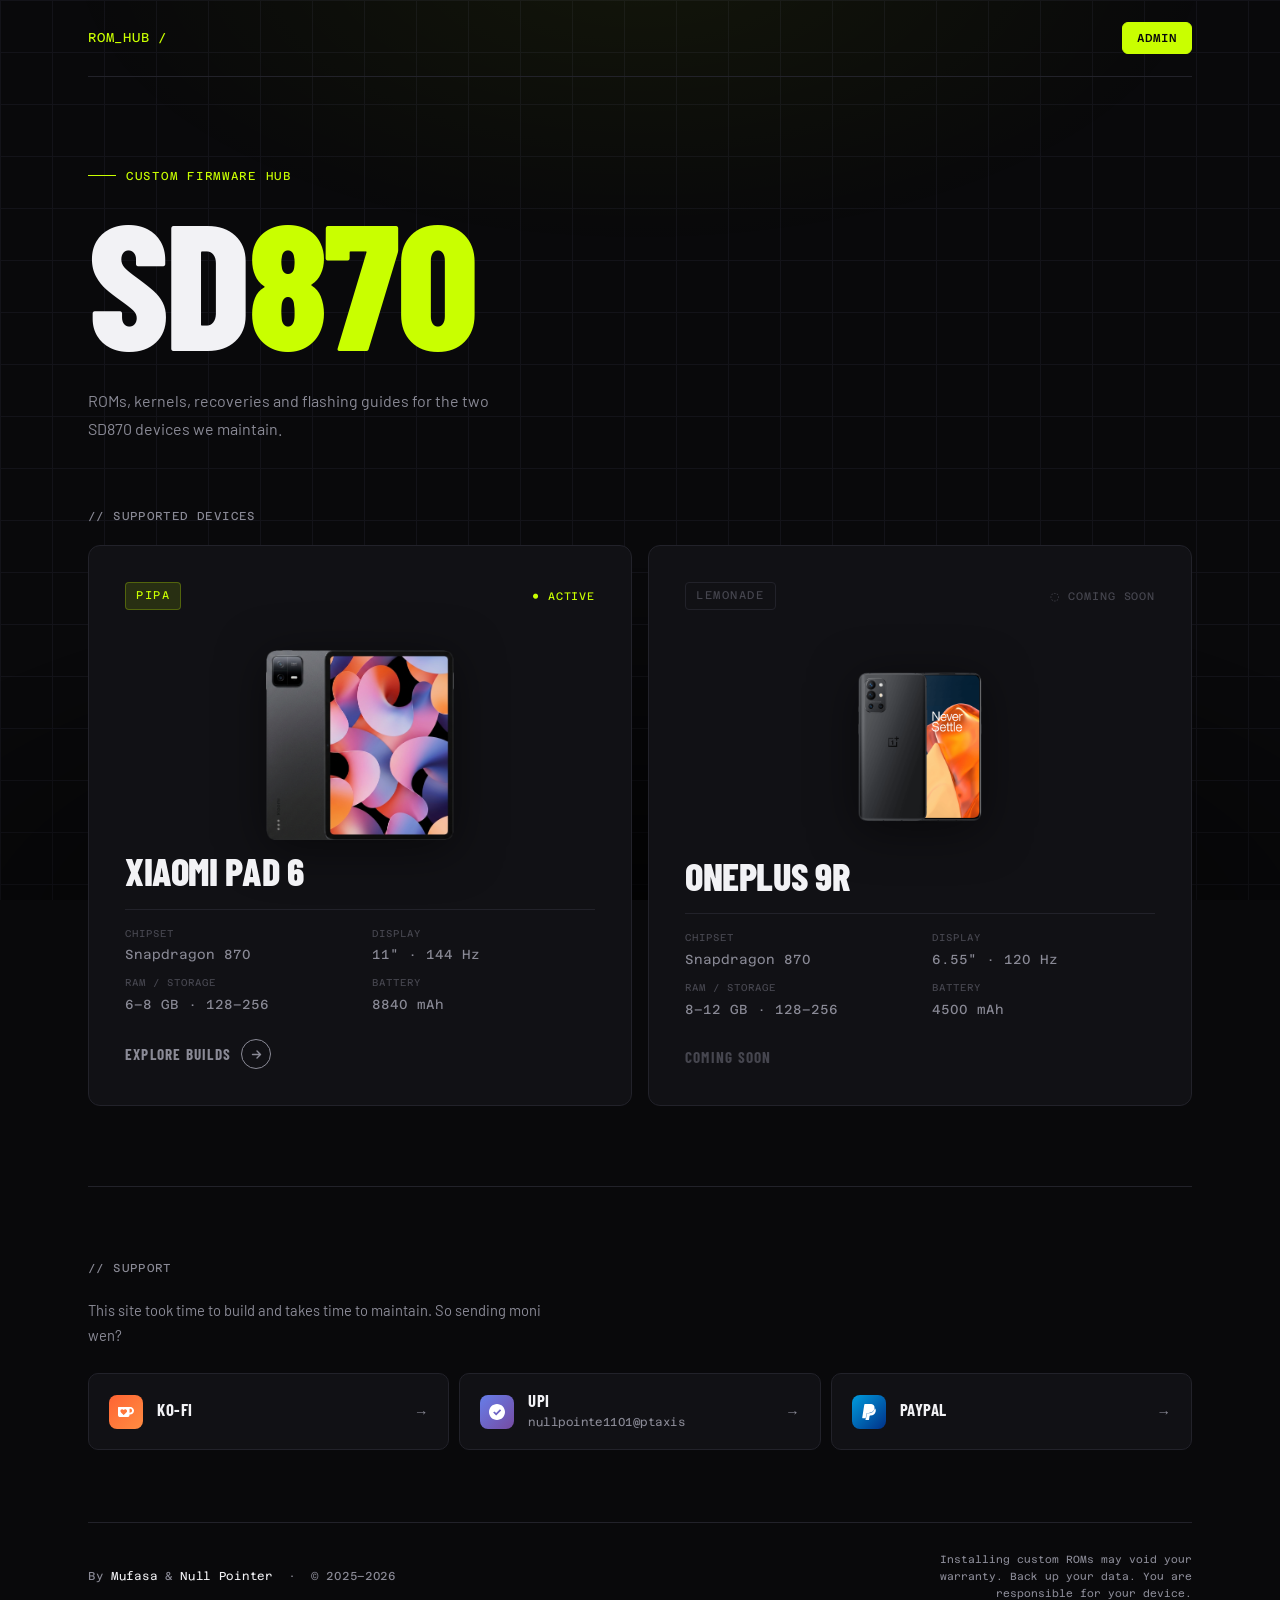
<file: index.html>
<!DOCTYPE html>
<html lang="en">
<head>
    <meta charset="UTF-8">
    <meta name="viewport" content="width=device-width, initial-scale=1.0">
    <meta name="description" content="Custom ROM firmware hub for Xiaomi Pad 6 and OnePlus 9R — ROMs, kernels, recoveries, and guides.">
    <title>Custom ROM Hub · pipa &amp; lemonade</title>
    <link rel="preconnect" href="https://fonts.googleapis.com">
    <link rel="preconnect" href="https://fonts.gstatic.com" crossorigin>
    <link href="https://fonts.googleapis.com/css2?family=Barlow+Condensed:ital,wght@0,400;0,600;0,700;0,800;1,700&family=Barlow:wght@400;500&family=Azeret+Mono:wght@400;500&display=swap" rel="stylesheet">
    <link rel="stylesheet" href="css/base.css">
    <link rel="stylesheet" href="css/home.css">
</head>
<body>

<div class="wrap">

    <header>
        <nav>
            <a href="index.html" class="nav-logo">ROM_HUB /</a>
            <div class="nav-right">
                <a href="https://sd-870.vercel.app/admin/index.html" class="nav-link accent">Admin</a>
            </div>
        </nav>
    </header>

    <section class="hero">
        <p class="hero-kicker">Custom Firmware Hub</p>
        <h1 class="hero-title">SD<em>870</em></h1>
        <p class="hero-sub">
            ROMs, kernels, recoveries and flashing guides
            for the two SD870 devices we maintain.
        </p>
    </section>

    <section class="devices">
        <p class="section-eyebrow anim-1">// Supported Devices</p>
        <div class="devices-grid">

            <a href="pipa/index.html" class="device-card active anim-2">
                <div class="card-head">
                    <span class="card-codename">pipa</span>
                    <span class="card-status s-active">● Active</span>
                </div>
                <div class="card-visual">
                    <img src="assets/images/pipa.png" alt="Xiaomi Pad 6"
                         onload="this.classList.add('loaded')"
                         onerror="this.style.display='none'">
                    <svg class="fallback-svg" width="200" height="256" viewBox="0 0 200 256" fill="none">
                        <rect x="6" y="4" width="188" height="248" rx="15" stroke="white" stroke-width="2"/>
                        <rect x="14" y="13" width="172" height="230" rx="9" stroke="white" stroke-width="1.2"/>
                        <circle cx="100" cy="9" r="2.5" fill="white" opacity="0.5"/>
                        <rect x="194" y="56" width="5" height="26" rx="2.5" fill="white" opacity="0.4"/>
                        <rect x="194" y="90" width="5" height="26" rx="2.5" fill="white" opacity="0.4"/>
                        <rect x="64" y="0" width="30" height="4" rx="2" fill="white" opacity="0.3"/>
                    </svg>
                </div>
                <div class="card-body">
                    <h2 class="card-name">Xiaomi Pad 6</h2>
                    <div class="card-specs">
                        <div class="spec-item">
                            <span class="spec-k">Chipset</span>
                            <span class="spec-v">Snapdragon 870</span>
                        </div>
                        <div class="spec-item">
                            <span class="spec-k">Display</span>
                            <span class="spec-v">11" · 144 Hz</span>
                        </div>
                        <div class="spec-item">
                            <span class="spec-k">RAM / Storage</span>
                            <span class="spec-v">6–8 GB · 128–256</span>
                        </div>
                        <div class="spec-item">
                            <span class="spec-k">Battery</span>
                            <span class="spec-v">8840 mAh</span>
                        </div>
                    </div>
                    <span class="card-cta">
                        Explore Builds
                        <span class="cta-circle">
                            <svg width="11" height="11" viewBox="0 0 11 11" fill="none">
                                <path d="M1.5 5.5H9.5M9.5 5.5L6 2M9.5 5.5L6 9" stroke="currentColor" stroke-width="1.4" stroke-linecap="round" stroke-linejoin="round"/>
                            </svg>
                        </span>
                    </span>
                </div>
            </a>

            <div class="device-card inactive anim-3">
                <div class="card-head">
                    <span class="card-codename">lemonade</span>
                    <span class="card-status s-soon">◌ Coming Soon</span>
                </div>
                <div class="card-visual">
                    <img src="assets/images/lemonade.png" alt="OnePlus 9R"
                         onload="this.classList.add('loaded')"
                         onerror="this.style.display='none'">
                    <svg class="fallback-svg" width="128" height="256" viewBox="0 0 128 256" fill="none">
                        <rect x="5" y="5" width="118" height="246" rx="21" stroke="white" stroke-width="2"/>
                        <rect x="13" y="16" width="102" height="224" rx="13" stroke="white" stroke-width="1.2"/>
                        <circle cx="64" cy="32" r="4.5" stroke="white" stroke-width="1.2"/>
                        <rect x="43" y="238" width="42" height="4" rx="2" fill="white" opacity="0.3"/>
                        <rect x="0" y="66" width="4" height="22" rx="2" fill="white" opacity="0.4"/>
                        <rect x="0" y="96" width="4" height="22" rx="2" fill="white" opacity="0.4"/>
                        <rect x="124" y="76" width="4" height="30" rx="2" fill="white" opacity="0.4"/>
                        <rect x="124" y="56" width="4" height="13" rx="2" fill="white" opacity="0.22"/>
                    </svg>
                </div>
                <div class="card-body">
                    <h2 class="card-name">OnePlus 9R</h2>
                    <div class="card-specs">
                        <div class="spec-item">
                            <span class="spec-k">Chipset</span>
                            <span class="spec-v">Snapdragon 870</span>
                        </div>
                        <div class="spec-item">
                            <span class="spec-k">Display</span>
                            <span class="spec-v">6.55" · 120 Hz</span>
                        </div>
                        <div class="spec-item">
                            <span class="spec-k">RAM / Storage</span>
                            <span class="spec-v">8–12 GB · 128–256</span>
                        </div>
                        <div class="spec-item">
                            <span class="spec-k">Battery</span>
                            <span class="spec-v">4500 mAh</span>
                        </div>
                    </div>
                    <span class="card-cta" style="color:var(--text-3)">Coming Soon</span>
                </div>
            </div>

        </div>
    </section>

    <section class="support" id="support">
        <p class="section-eyebrow">// Support</p>
        <p class="support-desc">
            This site took time to build and takes time to maintain.
            So sending moni wen?
        </p>
        <div class="support-grid">

            <a href="https://ko-fi.com/nullpointer1101" target="_blank" rel="noopener" class="support-link">
                <div class="support-icon icon-kofi">
                    <svg width="16" height="16" viewBox="0 0 24 24" fill="currentColor"><path d="M23.881 8.948c-.773-4.085-4.859-4.593-4.859-4.593H.723c-.604 0-.679.798-.679.798s-.082 7.324-.022 11.822c.164 2.424 2.586 2.672 2.586 2.672s8.267-.023 11.966-.049c2.438-.426 2.683-2.566 2.658-3.734 4.352.24 7.422-2.831 6.649-6.916zm-11.062 3.511c-1.246 1.453-4.011 3.976-4.011 3.976s-.121.119-.31.023c-.076-.057-.108-.09-.108-.09-.443-.441-3.368-3.049-4.034-3.954-.709-.965-1.041-2.7-.091-3.71.951-1.01 3.005-1.086 4.363.407 0 0 1.565-1.782 3.468-.963 1.904.82 1.832 3.011.723 4.311zm6.173.478c-.928.116-1.682.028-1.682.028V7.284h1.77s1.971.551 1.971 2.638c0 1.913-.985 2.67-2.059 3.015z"/></svg>
                </div>
                <div class="support-info">
                    <div class="support-name">Ko-fi</div>
                </div>
                <span class="support-arrow">→</span>
            </a>

            <a href="index.html#" class="support-link" id="upi-btn">
                <div class="support-icon icon-upi">
                    <svg width="16" height="16" viewBox="0 0 24 24" fill="currentColor"><path d="M12 0C5.373 0 0 5.373 0 12s5.373 12 12 12 12-5.373 12-12S18.627 0 12 0zm-1.25 17.292l-4.5-4.364 1.857-1.858 2.643 2.506 5.643-5.784 1.857 1.857-7.5 7.643z"/></svg>
                </div>
                <div class="support-info">
                    <div class="support-name">UPI</div>
                    <div class="support-type">nullpointe1101@ptaxis</div>
                </div>
                <span class="support-arrow">→</span>
            </a>

            <a href="https://www.paypal.com/paypalme/sheoranpranshu" target="_blank" rel="noopener" class="support-link">
                <div class="support-icon icon-paypal">
                    <svg width="16" height="16" viewBox="0 0 24 24" fill="currentColor"><path d="M7.076 21.337H2.47a.641.641 0 0 1-.633-.74L4.944.901C5.026.382 5.474 0 5.998 0h7.46c2.57 0 4.578.543 5.69 1.81 1.01 1.15 1.304 2.42 1.012 4.287-.023.143-.047.288-.077.437-.983 5.05-4.349 6.797-8.647 6.797h-2.19c-.524 0-.968.382-1.05.9l-1.12 7.106zm14.146-14.42a3.35 3.35 0 0 0-.607-.541c-.013.076-.026.175-.041.254-.93 4.778-4.005 7.201-9.138 7.201h-2.19a.563.563 0 0 0-.556.479l-1.187 7.527h-.506l-.24 1.516a.56.56 0 0 0 .554.647h3.882c.46 0 .85-.334.922-.788.06-.26.76-4.852.816-5.09a.932.932 0 0 1 .923-.788h.58c3.76 0 6.705-1.528 7.565-5.946.36-1.847.174-3.388-.777-4.471z"/></svg>
                </div>
                <div class="support-info">
                    <div class="support-name">PayPal</div>
                </div>
                <span class="support-arrow">→</span>
            </a>

        </div>
    </section>

    <footer>
        <span class="foot-text">
            By <a href="https://mufasaxz.vercel.app" target="_blank" rel="noopener">Mufasa</a>
            &amp; <a href="https://glitchwraith.vercel.app" target="_blank" rel="noopener">Null Pointer</a>
            &nbsp;·&nbsp; &copy; 2025–2026
        </span>
        <span class="foot-disclaimer">
            Installing custom ROMs may void your warranty.
            Back up your data. You are responsible for your device.
        </span>
    </footer>

</div>

<script>
    document.getElementById('upi-btn').addEventListener('click', e => {
        e.preventDefault();
        window.location.href = 'upi://pay?pa=nullpointe1101@ptaxis&pn=NullPointer';
    });
</script>

</body>
</html>
</file>
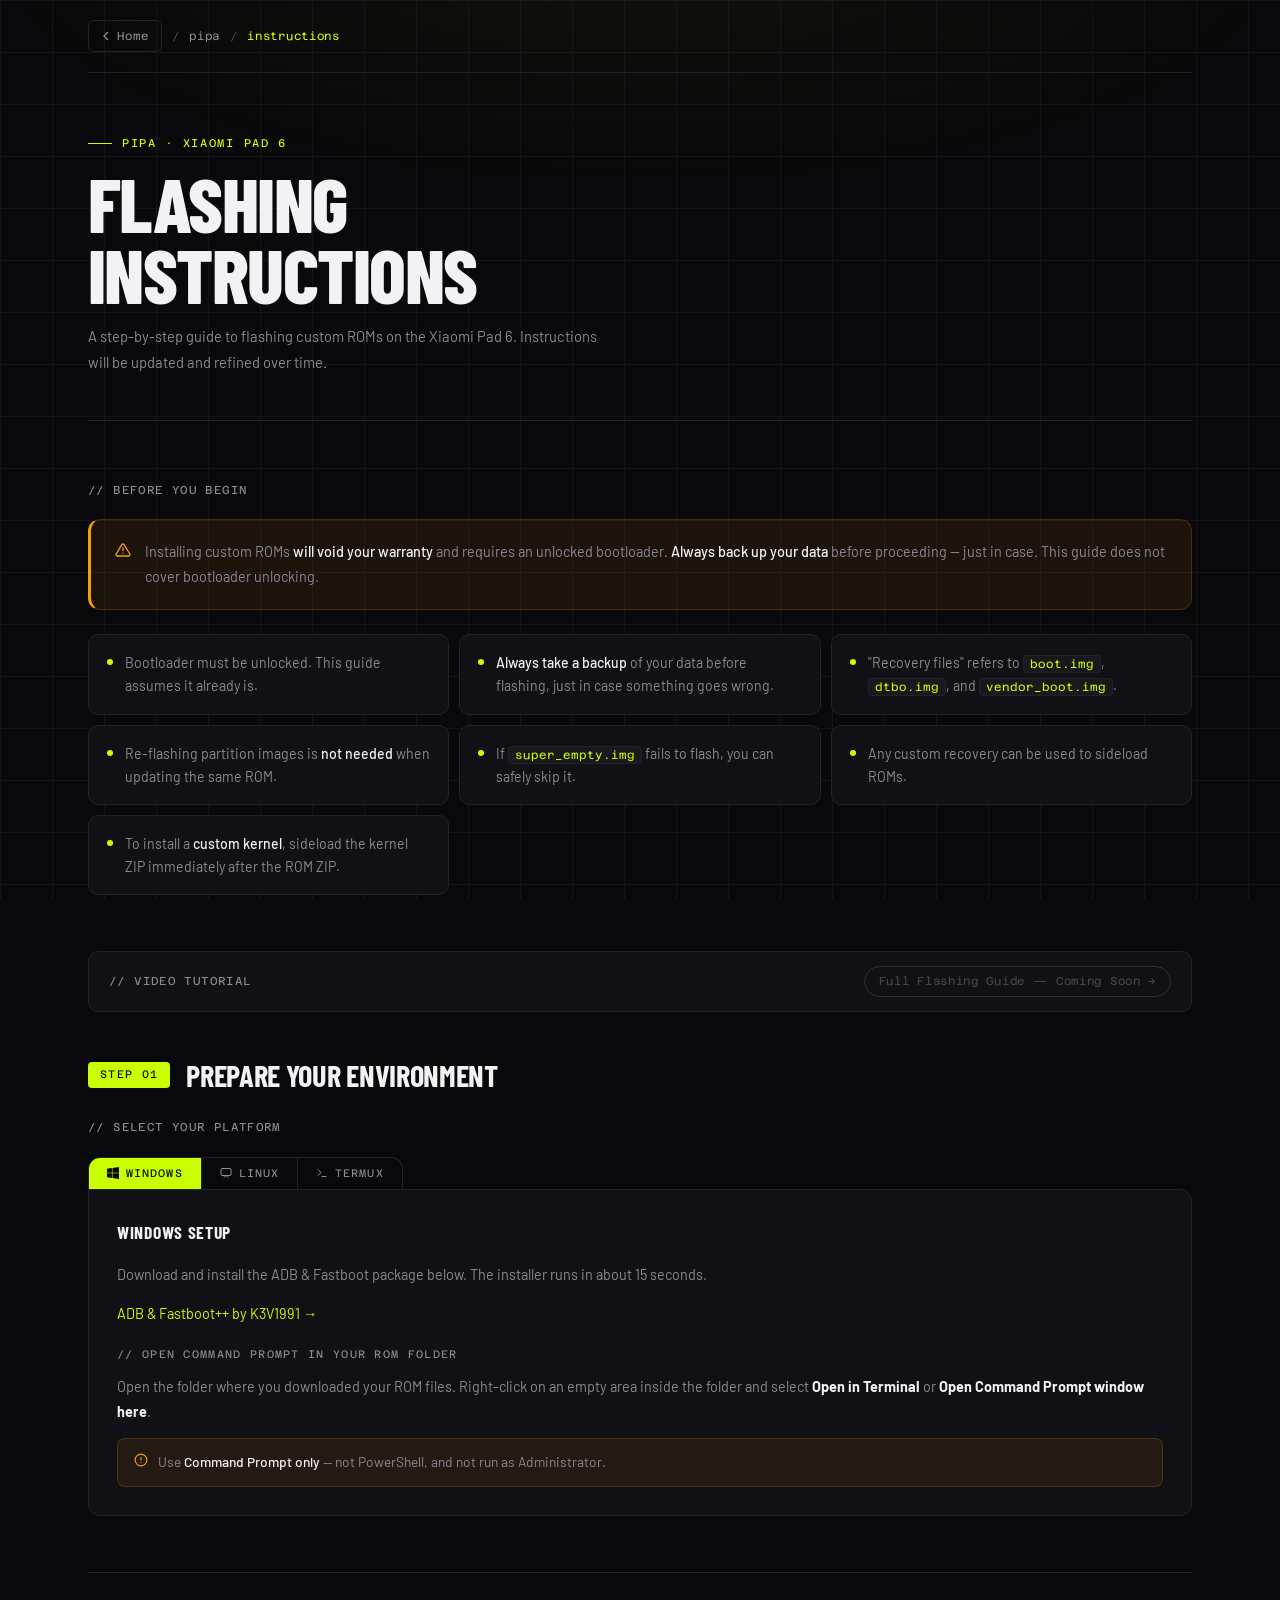
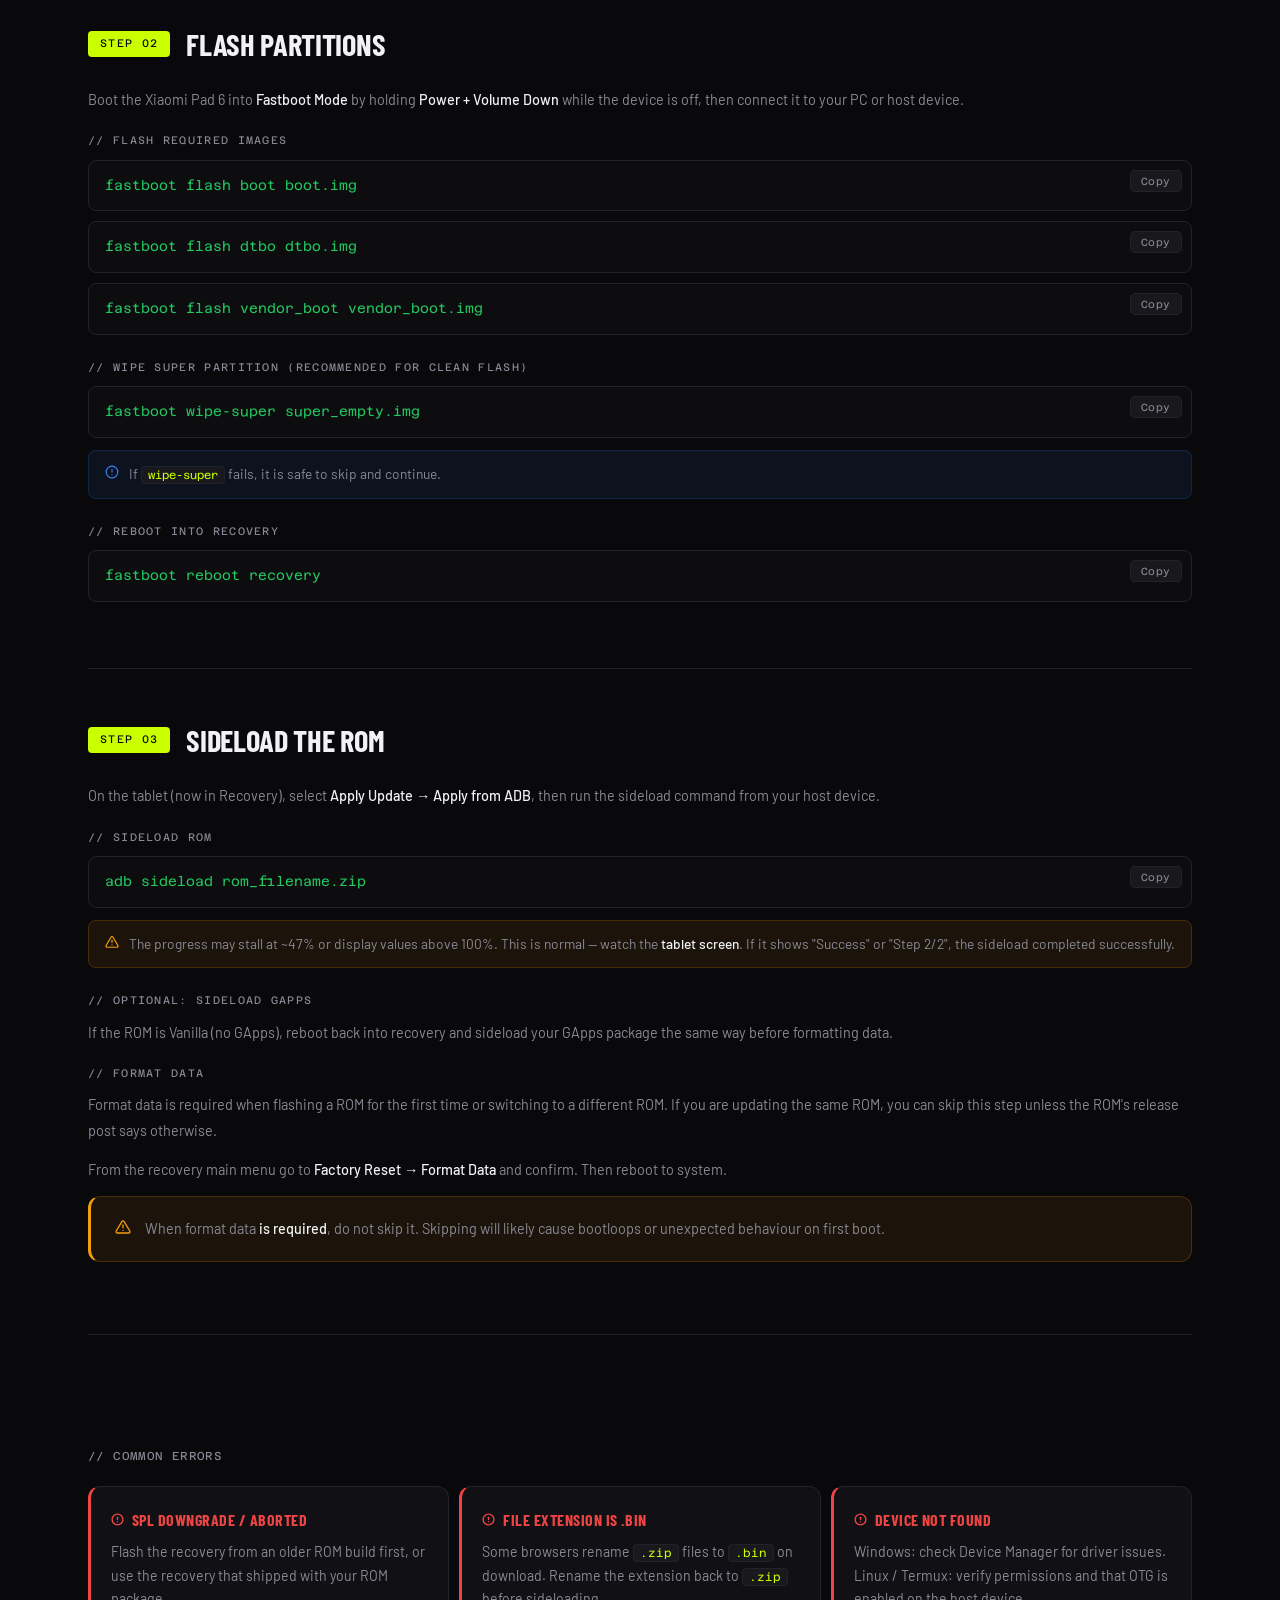
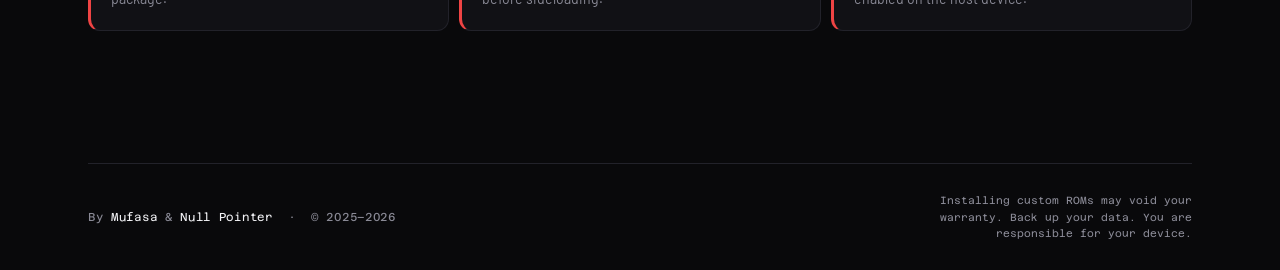
<file: pipa/instructions.html>
<!DOCTYPE html>
<html lang="en">
<head>
    <meta charset="UTF-8">
    <meta name="viewport" content="width=device-width, initial-scale=1.0">
    <meta name="description" content="Step-by-step flashing instructions for Xiaomi Pad 6 (pipa).">
    <title>Instructions · pipa | ROM Hub</title>
    <link rel="preconnect" href="https://fonts.googleapis.com">
    <link rel="preconnect" href="https://fonts.gstatic.com" crossorigin>
    <link href="https://fonts.googleapis.com/css2?family=Barlow+Condensed:wght@600;700;800&family=Barlow:wght@400;500&family=Azeret+Mono:wght@400;500&display=swap" rel="stylesheet">
    <link rel="stylesheet" href="../css/base.css">
    <link rel="stylesheet" href="../css/instructions.css">
</head>
<body>

<div class="wrap">

    <header>
        <nav>
            <div class="nav-left">
                <a href="../index.html" class="nav-back">
                    <svg width="10" height="10" viewBox="0 0 10 10" fill="none">
                        <path d="M6.5 1.5L3 5l3.5 3.5" stroke="currentColor" stroke-width="1.4" stroke-linecap="round" stroke-linejoin="round"/>
                    </svg>
                    Home
                </a>
                <span class="nav-sep">/</span>
                <a href="index.html" class="nav-crumb">pipa</a>
                <span class="nav-sep">/</span>
                <span class="nav-current">instructions</span>
            </div>
        </nav>
    </header>

    <section class="page-header">
        <p class="page-kicker">pipa · Xiaomi Pad 6</p>
        <h1 class="page-title">Flashing<br>Instructions</h1>
        <p class="page-desc">
            A step-by-step guide to flashing custom ROMs on the Xiaomi Pad 6.
            Instructions will be updated and refined over time.
        </p>
    </section>

    <div class="content">

        <section class="before-begin">
            <p class="section-eyebrow">// Before You Begin</p>

            <div class="notice">
                <svg class="notice-icon" width="16" height="16" viewBox="0 0 24 24" fill="none" stroke="currentColor" stroke-width="2" stroke-linecap="round" stroke-linejoin="round">
                    <path d="M10.29 3.86L1.82 18a2 2 0 0 0 1.71 3h16.94a2 2 0 0 0 1.71-3L13.71 3.86a2 2 0 0 0-3.42 0z"/>
                    <line x1="12" y1="9" x2="12" y2="13"/><line x1="12" y1="17" x2="12.01" y2="17"/>
                </svg>
                <p>
                    Installing custom ROMs <strong>will void your warranty</strong> and requires an unlocked bootloader.
                    <strong>Always back up your data</strong> before proceeding — just in case.
                    This guide does not cover bootloader unlocking.
                </p>
            </div>

            <div class="prereq-grid">
                <div class="prereq-item">
                    <div class="prereq-dot"></div>
                    <p>Bootloader must be unlocked. This guide assumes it already is.</p>
                </div>
                <div class="prereq-item">
                    <div class="prereq-dot"></div>
                    <p><strong>Always take a backup</strong> of your data before flashing, just in case something goes wrong.</p>
                </div>
                <div class="prereq-item">
                    <div class="prereq-dot"></div>
                    <p>"Recovery files" refers to <code>boot.img</code>, <code>dtbo.img</code>, and <code>vendor_boot.img</code>.</p>
                </div>
                <div class="prereq-item">
                    <div class="prereq-dot"></div>
                    <p>Re-flashing partition images is <strong>not needed</strong> when updating the same ROM.</p>
                </div>
                <div class="prereq-item">
                    <div class="prereq-dot"></div>
                    <p>If <code>super_empty.img</code> fails to flash, you can safely skip it.</p>
                </div>
                <div class="prereq-item">
                    <div class="prereq-dot"></div>
                    <p>Any custom recovery can be used to sideload ROMs.</p>
                </div>
                <div class="prereq-item">
                    <div class="prereq-dot"></div>
                    <p>To install a <strong>custom kernel</strong>, sideload the kernel ZIP immediately after the ROM ZIP.</p>
                </div>
            </div>
        </section>

        <div class="video-banner">
            <span class="video-banner-label">// Video Tutorial</span>
            <a href="instructions.html#" class="video-banner-link" target="_blank" rel="noopener">Full Flashing Guide — Coming Soon →</a>
        </div>

        <section class="step">
            <div class="step-head">
                <span class="step-num">Step 01</span>
                <h2 class="step-title">Prepare Your Environment</h2>
            </div>

            <p class="section-eyebrow">// Select your platform</p>

            <div class="platform-tabs">
                <button class="ptab-btn active" data-tab="windows">
                    <svg width="12" height="12" viewBox="0 0 24 24" fill="currentColor"><path d="M0 3.449L9.75 2.1v9.451H0m10.949-9.602L24 0v11.4H10.949M0 12.6h9.75v9.451L0 20.699M10.949 12.6H24V24l-12.9-1.801"/></svg>
                    Windows
                </button>
                <button class="ptab-btn" data-tab="linux">
                    <svg width="12" height="12" viewBox="0 0 24 24" fill="none" stroke="currentColor" stroke-width="2" stroke-linecap="round" stroke-linejoin="round">
                        <rect x="2" y="3" width="20" height="14" rx="2"/><polyline points="8 21 12 17 16 21"/>
                    </svg>
                    Linux
                </button>
                <button class="ptab-btn" data-tab="termux">
                    <svg width="12" height="12" viewBox="0 0 24 24" fill="none" stroke="currentColor" stroke-width="2" stroke-linecap="round" stroke-linejoin="round">
                        <polyline points="4 17 10 11 4 5"/><line x1="12" y1="19" x2="20" y2="19"/>
                    </svg>
                    Termux
                </button>
            </div>

            <div class="ptab-panels">
                <div class="ptab-content active" id="tab-windows">
                    <h4>Windows Setup</h4>
                    <p>Download and install the ADB &amp; Fastboot package below. The installer runs in about 15 seconds.</p>
                    <p><a href="https://github.com/K3V1991/ADB-and-FastbootPlusPlus/releases/download/v1.1.1/ADB-and-Fastboot++_v1.1.1.msi" target="_blank" rel="noopener">ADB &amp; Fastboot++ by K3V1991 →</a></p>
                    <span class="step-sub">// Open Command Prompt in your ROM folder</span>
                    <p>Open the folder where you downloaded your ROM files. Right-click on an empty area inside the folder and select <strong style="color:var(--text)">Open in Terminal</strong> or <strong style="color:var(--text)">Open Command Prompt window here</strong>.</p>
                    <div class="warn-note">
                        <svg width="14" height="14" viewBox="0 0 24 24" fill="none" stroke="currentColor" stroke-width="2" stroke-linecap="round" stroke-linejoin="round"><circle cx="12" cy="12" r="10"/><line x1="12" y1="8" x2="12" y2="12"/><line x1="12" y1="16" x2="12.01" y2="16"/></svg>
                        <p>Use <strong>Command Prompt only</strong> — not PowerShell, and not run as Administrator.</p>
                    </div>
                </div>

                <div class="ptab-content" id="tab-linux">
                    <h4>Linux Setup</h4>
                    <p>Install Android tools using your distro's package manager.</p>
                    <div class="code-block">
                        <code>sudo apt install adb fastboot</code>
                        <button class="copy-btn">Copy</button>
                    </div>
                    <div class="code-block">
                        <code>sudo dnf install android-tools</code>
                        <button class="copy-btn">Copy</button>
                    </div>
                    <div class="code-block">
                        <code>sudo pacman -S android-tools</code>
                        <button class="copy-btn">Copy</button>
                    </div>
                    <span class="step-sub">// Open a terminal in your ROM folder</span>
                    <p>Open your file manager and navigate to the folder where your ROM files are. Right-click an empty area inside the folder and select <strong style="color:var(--text)">Open Terminal Here</strong> or <strong style="color:var(--text)">Open in Terminal</strong>.</p>
                    <p>If your file manager doesn't support this, open a terminal manually and navigate there:</p>
                    <div class="code-block">
                        <code>cd /path/to/your/rom/folder</code>
                        <button class="copy-btn">Copy</button>
                    </div>
                </div>

                <div class="ptab-content" id="tab-termux">
                    <h4>Termux (Android → Android)</h4>
                    <p>Install ADB &amp; Fastboot on your host Android device using the repo below.</p>
                    <p><a href="https://github.com/YOUR-REPO-HERE" target="_blank" rel="noopener">ADB &amp; Fastboot setup repo →</a></p>
                    <span class="step-sub">// Navigate to your ROM folder</span>
                    <p>Your ROM files need to be accessible from Termux. If your ROM files are in <code>Downloads/myrom</code>, run:</p>
                    <div class="code-block">
                        <code>cd storage/shared/Download/myrom</code>
                        <button class="copy-btn">Copy</button>
                    </div>
                    <p>Replace <code>Download/myrom</code> with the actual path to your ROM files. Run all fastboot and adb commands from this directory.</p>
                </div>
            </div>
        </section>

        <section class="step">
            <div class="step-head">
                <span class="step-num">Step 02</span>
                <h2 class="step-title">Flash Partitions</h2>
            </div>

            <p class="body-text">
                Boot the Xiaomi Pad 6 into <strong>Fastboot Mode</strong> by holding
                <strong>Power + Volume Down</strong> while the device is off,
                then connect it to your PC or host device.
            </p>

            <span class="step-sub">// Flash required images</span>

            <div class="code-block">
                <code>fastboot flash boot boot.img</code>
                <button class="copy-btn">Copy</button>
            </div>
            <div class="code-block">
                <code>fastboot flash dtbo dtbo.img</code>
                <button class="copy-btn">Copy</button>
            </div>
            <div class="code-block">
                <code>fastboot flash vendor_boot vendor_boot.img</code>
                <button class="copy-btn">Copy</button>
            </div>

            <span class="step-sub" style="margin-top:24px;">// Wipe super partition (recommended for clean flash)</span>

            <div class="code-block">
                <code>fastboot wipe-super super_empty.img</code>
                <button class="copy-btn">Copy</button>
            </div>

            <div class="inline-note">
                <svg width="14" height="14" viewBox="0 0 24 24" fill="none" stroke="currentColor" stroke-width="2" stroke-linecap="round" stroke-linejoin="round"><circle cx="12" cy="12" r="10"/><line x1="12" y1="8" x2="12" y2="12"/><line x1="12" y1="16" x2="12.01" y2="16"/></svg>
                <p>If <code>wipe-super</code> fails, it is safe to skip and continue.</p>
            </div>

            <span class="step-sub" style="margin-top:24px;">// Reboot into recovery</span>

            <div class="code-block">
                <code>fastboot reboot recovery</code>
                <button class="copy-btn">Copy</button>
            </div>
        </section>

        <section class="step">
            <div class="step-head">
                <span class="step-num">Step 03</span>
                <h2 class="step-title">Sideload the ROM</h2>
            </div>

            <p class="body-text">
                On the tablet (now in Recovery), select
                <strong>Apply Update → Apply from ADB</strong>,
                then run the sideload command from your host device.
            </p>

            <span class="step-sub">// Sideload ROM</span>

            <div class="code-block">
                <code>adb sideload rom_filename.zip</code>
                <button class="copy-btn">Copy</button>
            </div>

            <div class="warn-note">
                <svg width="14" height="14" viewBox="0 0 24 24" fill="none" stroke="currentColor" stroke-width="2" stroke-linecap="round" stroke-linejoin="round">
                    <path d="M10.29 3.86L1.82 18a2 2 0 0 0 1.71 3h16.94a2 2 0 0 0 1.71-3L13.71 3.86a2 2 0 0 0-3.42 0z"/>
                    <line x1="12" y1="9" x2="12" y2="13"/><line x1="12" y1="17" x2="12.01" y2="17"/>
                </svg>
                <p>The progress may stall at ~47% or display values above 100%. This is normal — watch the <strong>tablet screen</strong>. If it shows "Success" or "Step 2/2", the sideload completed successfully.</p>
            </div>

            <span class="step-sub" style="margin-top:24px;">// Optional: sideload GApps</span>

            <p class="body-text">
                If the ROM is Vanilla (no GApps), reboot back into recovery and sideload your GApps package the same way before formatting data.
            </p>

            <span class="step-sub">// Format data</span>

            <p class="body-text">
                Format data is required when flashing a ROM for the first time or switching to a different ROM.
                If you are updating the same ROM, you can skip this step unless the ROM's release post says otherwise.
            </p>

            <p class="body-text">
                From the recovery main menu go to <strong>Factory Reset → Format Data</strong> and confirm. Then reboot to system.
            </p>

            <div class="notice">
                <svg class="notice-icon" width="16" height="16" viewBox="0 0 24 24" fill="none" stroke="currentColor" stroke-width="2" stroke-linecap="round" stroke-linejoin="round">
                    <path d="M10.29 3.86L1.82 18a2 2 0 0 0 1.71 3h16.94a2 2 0 0 0 1.71-3L13.71 3.86a2 2 0 0 0-3.42 0z"/>
                    <line x1="12" y1="9" x2="12" y2="13"/><line x1="12" y1="17" x2="12.01" y2="17"/>
                </svg>
                <p>When format data <strong>is required</strong>, do not skip it. Skipping will likely cause bootloops or unexpected behaviour on first boot.</p>
            </div>
        </section>

        <section class="errors">
            <p class="section-eyebrow">// Common Errors</p>
            <div class="error-grid">

                <div class="error-card">
                    <div class="error-title">
                        <svg width="13" height="13" viewBox="0 0 24 24" fill="none" stroke="currentColor" stroke-width="2.5" stroke-linecap="round" stroke-linejoin="round"><circle cx="12" cy="12" r="10"/><line x1="12" y1="8" x2="12" y2="12"/><line x1="12" y1="16" x2="12.01" y2="16"/></svg>
                        SPL Downgrade / Aborted
                    </div>
                    <p>Flash the recovery from an older ROM build first, or use the recovery that shipped with your ROM package.</p>
                </div>

                <div class="error-card">
                    <div class="error-title">
                        <svg width="13" height="13" viewBox="0 0 24 24" fill="none" stroke="currentColor" stroke-width="2.5" stroke-linecap="round" stroke-linejoin="round"><circle cx="12" cy="12" r="10"/><line x1="12" y1="8" x2="12" y2="12"/><line x1="12" y1="16" x2="12.01" y2="16"/></svg>
                        File Extension is .bin
                    </div>
                    <p>Some browsers rename <code>.zip</code> files to <code>.bin</code> on download. Rename the extension back to <code>.zip</code> before sideloading.</p>
                </div>

                <div class="error-card">
                    <div class="error-title">
                        <svg width="13" height="13" viewBox="0 0 24 24" fill="none" stroke="currentColor" stroke-width="2.5" stroke-linecap="round" stroke-linejoin="round"><circle cx="12" cy="12" r="10"/><line x1="12" y1="8" x2="12" y2="12"/><line x1="12" y1="16" x2="12.01" y2="16"/></svg>
                        Device Not Found
                    </div>
                    <p>Windows: check Device Manager for driver issues. Linux / Termux: verify permissions and that OTG is enabled on the host device.</p>
                </div>

            </div>
        </section>

    </div>

    <footer>
        <span class="foot-text">
            By <a href="https://mufasaxz.vercel.app" target="_blank" rel="noopener">Mufasa</a>
            &amp; <a href="https://glitchwraith.vercel.app" target="_blank" rel="noopener">Null Pointer</a>
            &nbsp;·&nbsp; &copy; 2025–2026
        </span>
        <span class="foot-disclaimer">
            Installing custom ROMs may void your warranty.
            Back up your data. You are responsible for your device.
        </span>
    </footer>

</div>

<script>
    document.querySelectorAll('.ptab-btn').forEach(btn => {
        btn.addEventListener('click', () => {
            document.querySelectorAll('.ptab-btn').forEach(b => b.classList.remove('active'));
            document.querySelectorAll('.ptab-content').forEach(p => p.classList.remove('active'));
            btn.classList.add('active');
            document.getElementById('tab-' + btn.dataset.tab).classList.add('active');
        });
    });

    document.querySelectorAll('.copy-btn').forEach(btn => {
        btn.addEventListener('click', () => {
            const code = btn.closest('.code-block').querySelector('code').innerText;
            navigator.clipboard.writeText(code).then(() => {
                btn.textContent = 'Copied';
                btn.classList.add('copied');
                setTimeout(() => { btn.textContent = 'Copy'; btn.classList.remove('copied'); }, 2000);
            });
        });
    });
</script>

</body>
</html>
</file>
<file: css/base.css>
:root {
    --bg:         #09090b;
    --surface:    #111115;
    --surface-2:  #18181d;
    --border:     #22222a;
    --border-2:   #2e2e38;
    --accent:     #c9ff00;
    --accent-dim: rgba(201,255,0,0.07);
    --accent-d2:  rgba(201,255,0,0.13);
    --text:       #f2f2f5;
    --text-2:     #8a8a96;
    --text-3:     #46464f;
    --warn:       #f59e0b;
    --warn-dim:   rgba(245,158,11,0.08);
    --danger:     #ef4444;
    --info:       #3b82f6;
    --info-dim:   rgba(59,130,246,0.08);
    --success:    #22c55e;
    --ease:       cubic-bezier(0.4,0,0.2,1);
    --radius:     12px;
}

*, *::before, *::after { box-sizing: border-box; margin: 0; padding: 0; }
html { scroll-behavior: smooth; }

body {
    background: var(--bg);
    color: var(--text);
    font-family: 'Barlow', sans-serif;
    line-height: 1.6;
    min-height: 100vh;
    overflow-x: hidden;
}

body::before {
    content: '';
    position: fixed; inset: 0;
    background-image:
        linear-gradient(var(--border) 1px, transparent 1px),
        linear-gradient(90deg, var(--border) 1px, transparent 1px);
    background-size: 52px 52px;
    opacity: 0.45;
    pointer-events: none;
    z-index: 0;
}

body::after {
    content: '';
    position: fixed; inset: 0;
    background: radial-gradient(ellipse 80% 40% at 50% -5%, rgba(201,255,0,0.04) 0%, transparent 65%);
    pointer-events: none;
    z-index: 0;
}

.wrap {
    position: relative; z-index: 1;
    max-width: 1160px;
    margin: 0 auto;
    padding: 0 28px;
}

header { border-bottom: 1px solid var(--border); }

nav {
    display: flex;
    align-items: center;
    justify-content: space-between;
    padding: 20px 0;
}

.nav-logo {
    font-family: 'Azeret Mono', monospace;
    font-size: 0.8rem;
    color: var(--accent);
    text-decoration: none;
    letter-spacing: 0.06em;
}

.nav-left {
    display: flex;
    align-items: center;
    gap: 10px;
}

.nav-right {
    display: flex;
    align-items: center;
    gap: 8px;
}

.nav-back {
    font-family: 'Azeret Mono', monospace;
    font-size: 0.72rem;
    color: var(--text-2);
    text-decoration: none;
    letter-spacing: 0.08em;
    display: flex;
    align-items: center;
    gap: 6px;
    padding: 6px 12px;
    border: 1px solid var(--border);
    border-radius: 6px;
    transition: all 0.2s var(--ease);
}

.nav-back:hover { color: var(--text); border-color: var(--border-2); background: var(--surface); }

.nav-sep {
    font-family: 'Azeret Mono', monospace;
    font-size: 0.72rem;
    color: var(--text-3);
}

.nav-current {
    font-family: 'Azeret Mono', monospace;
    font-size: 0.72rem;
    color: var(--accent);
    letter-spacing: 0.06em;
}

.nav-crumb {
    font-family: 'Azeret Mono', monospace;
    font-size: 0.72rem;
    color: var(--text-2);
    text-decoration: none;
    letter-spacing: 0.08em;
    transition: color 0.2s;
}

.nav-crumb:hover { color: var(--text); }

.nav-link {
    font-family: 'Azeret Mono', monospace;
    font-size: 0.72rem;
    color: var(--text-2);
    text-decoration: none;
    letter-spacing: 0.08em;
    text-transform: uppercase;
    padding: 6px 14px;
    border: 1px solid var(--border);
    border-radius: 6px;
    transition: all 0.2s var(--ease);
    white-space: nowrap;
}

.nav-link:hover { color: var(--text); border-color: var(--border-2); background: var(--surface); }

.nav-link.accent {
    color: var(--bg);
    background: var(--accent);
    border-color: var(--accent);
    font-weight: 500;
}

.nav-link.accent:hover { background: #d8ff33; border-color: #d8ff33; }

.section-eyebrow {
    font-family: 'Azeret Mono', monospace;
    font-size: 0.72rem;
    color: var(--text-2);
    letter-spacing: 0.12em;
    text-transform: uppercase;
    margin-bottom: 20px;
    display: block;
}

code {
    font-family: 'Azeret Mono', monospace;
    font-size: 0.82em;
    background: var(--surface-2);
    border: 1px solid var(--border);
    padding: 1px 6px;
    border-radius: 4px;
    color: var(--accent);
}

footer {
    border-top: 1px solid var(--border);
    padding: 28px 0;
    display: flex;
    align-items: center;
    justify-content: space-between;
}

.foot-text {
    font-family: 'Azeret Mono', monospace;
    font-size: 0.72rem;
    color: var(--text-2);
    letter-spacing: 0.06em;
}

.foot-text a { color: var(--text); text-decoration: none; transition: color 0.2s; }
.foot-text a:hover { color: var(--accent); }

.foot-disclaimer {
    font-family: 'Azeret Mono', monospace;
    font-size: 0.65rem;
    color: var(--text-2);
    max-width: 320px;
    text-align: right;
    line-height: 1.6;
}

@media (max-width: 640px) {
    .wrap { padding: 0 18px; }
    footer { flex-direction: column; gap: 10px; text-align: center; }
    .foot-disclaimer { text-align: center; max-width: 100%; }
}
</file>
<file: css/home.css>
body::after {
    background:
        radial-gradient(ellipse 70% 50% at 50% -5%, rgba(201,255,0,0.055) 0%, transparent 65%),
        radial-gradient(ellipse 100% 60% at 50% 105%, rgba(0,0,0,0.85) 0%, transparent 70%);
}

nav { padding: 22px 0; }

.hero { padding: 80px 0 64px; }

.hero-kicker {
    display: inline-flex;
    align-items: center;
    gap: 10px;
    font-family: 'Azeret Mono', monospace;
    font-size: 0.72rem;
    color: var(--accent);
    letter-spacing: 0.15em;
    text-transform: uppercase;
    margin-bottom: 16px;
    animation: fadeUp 0.6s var(--ease) 0.05s both;
}

.hero-kicker::before {
    content: '';
    display: block;
    width: 28px; height: 1px;
    background: var(--accent);
}

.hero-title {
    font-family: 'Barlow Condensed', sans-serif;
    font-weight: 800;
    font-size: clamp(5.5rem, 14vw, 12rem);
    line-height: 0.88;
    letter-spacing: -0.02em;
    text-transform: uppercase;
    margin-bottom: 28px;
    animation: fadeUp 0.6s var(--ease) 0.12s both;
}

.hero-title em { font-style: normal; color: var(--accent); }

.hero-sub {
    font-size: 1rem;
    color: var(--text-2);
    max-width: 420px;
    line-height: 1.75;
    animation: fadeUp 0.6s var(--ease) 0.2s both;
}

.devices { padding-bottom: 80px; }

.devices-grid {
    display: grid;
    grid-template-columns: 1fr 1fr;
    gap: 16px;
}

.device-card {
    position: relative;
    background: var(--surface);
    border: 1px solid var(--border);
    border-radius: var(--radius);
    padding: 36px;
    text-decoration: none;
    color: inherit;
    overflow: hidden;
    display: flex;
    flex-direction: column;
    min-height: 440px;
    transition: border-color 0.3s var(--ease), box-shadow 0.3s var(--ease), transform 0.3s var(--ease);
}

.device-card.active { cursor: pointer; }
.device-card.inactive { cursor: default; opacity: 0.52; }

.device-card.active::before {
    content: '';
    position: absolute; inset: 0;
    background: var(--accent-dim);
    opacity: 0;
    transition: opacity 0.35s var(--ease);
    pointer-events: none;
}

.device-card.active:hover {
    border-color: var(--accent);
    box-shadow: 0 0 0 1px var(--accent), 0 16px 48px rgba(201,255,0,0.08);
    transform: translateY(-3px);
}

.device-card.active:hover::before { opacity: 1; }

.device-card.active::after {
    content: '';
    position: absolute; top: 0; right: 0;
    border-style: solid;
    border-width: 0 40px 40px 0;
    border-color: transparent var(--accent) transparent transparent;
    opacity: 0;
    transition: opacity 0.3s var(--ease);
}

.device-card.active:hover::after { opacity: 1; }

.card-head {
    display: flex;
    align-items: center;
    justify-content: space-between;
    margin-bottom: 28px;
    position: relative; z-index: 1;
}

.card-codename {
    font-family: 'Azeret Mono', monospace;
    font-size: 0.7rem;
    letter-spacing: 0.14em;
    text-transform: uppercase;
    padding: 4px 10px;
    border-radius: 4px;
    border: 1px solid rgba(201,255,0,0.25);
    color: var(--accent);
    background: var(--accent-d2);
}

.inactive .card-codename { color: var(--text-3); background: transparent; border-color: var(--border); }

.card-status {
    font-family: 'Azeret Mono', monospace;
    font-size: 0.68rem;
    letter-spacing: 0.08em;
    text-transform: uppercase;
}

.s-active { color: var(--accent); }
.s-soon   { color: var(--text-3); }

.card-visual {
    flex: 1;
    display: flex;
    align-items: center;
    justify-content: center;
    position: relative; z-index: 1;
    padding: 12px 0;
    min-height: 180px;
}

.card-visual img {
    max-height: 190px;
    width: auto;
    object-fit: contain;
    transition: transform 0.4s var(--ease), filter 0.4s var(--ease);
    filter: drop-shadow(0 8px 24px rgba(0,0,0,0.5));
    display: none;
}

.card-visual img.loaded { display: block; }

.device-card.active:hover .card-visual img {
    transform: scale(1.05) translateY(-4px);
    filter: drop-shadow(0 16px 32px rgba(201,255,0,0.12));
}

.card-visual .fallback-svg {
    opacity: 0.12;
    transition: opacity 0.35s var(--ease), transform 0.35s var(--ease);
}

.card-visual img.loaded ~ .fallback-svg { display: none; }

.device-card.active:hover .fallback-svg { opacity: 0.28; transform: scale(1.04); }

.card-body { position: relative; z-index: 1; }

.card-name {
    font-family: 'Barlow Condensed', sans-serif;
    font-size: clamp(1.9rem, 3vw, 2.6rem);
    font-weight: 800;
    text-transform: uppercase;
    letter-spacing: -0.01em;
    line-height: 1;
    margin-bottom: 18px;
}

.card-specs {
    display: grid;
    grid-template-columns: 1fr 1fr;
    gap: 10px 24px;
    margin-bottom: 24px;
    padding-top: 16px;
    border-top: 1px solid var(--border);
}

.spec-item { display: flex; flex-direction: column; gap: 3px; }

.spec-k {
    font-family: 'Azeret Mono', monospace;
    font-size: 0.62rem;
    color: var(--text-3);
    letter-spacing: 0.1em;
    text-transform: uppercase;
}

.spec-v {
    font-family: 'Azeret Mono', monospace;
    font-size: 0.82rem;
    color: var(--text-2);
}

.card-cta {
    display: inline-flex;
    align-items: center;
    gap: 10px;
    font-family: 'Barlow Condensed', sans-serif;
    font-size: 0.95rem;
    font-weight: 700;
    text-transform: uppercase;
    letter-spacing: 0.08em;
    color: var(--text-2);
    transition: color 0.25s var(--ease), gap 0.25s var(--ease);
}

.device-card.active:hover .card-cta { color: var(--accent); gap: 16px; }

.cta-circle {
    width: 30px; height: 30px;
    border: 1px solid currentColor;
    border-radius: 50%;
    display: flex; align-items: center; justify-content: center;
    transition: background 0.25s var(--ease), border-color 0.25s var(--ease);
}

.device-card.active:hover .cta-circle { background: var(--accent); border-color: var(--accent); color: #000; }

.support { border-top: 1px solid var(--border); padding: 72px 0; }

.support-desc {
    font-size: 0.92rem;
    color: var(--text-2);
    margin-bottom: 24px;
    max-width: 480px;
    line-height: 1.75;
}

.support-grid {
    display: grid;
    grid-template-columns: repeat(3, 1fr);
    gap: 10px;
}

.support-link {
    display: flex;
    align-items: center;
    gap: 14px;
    padding: 18px 20px;
    background: var(--surface);
    border: 1px solid var(--border);
    border-radius: 10px;
    text-decoration: none;
    color: inherit;
    cursor: pointer;
    min-width: 0;
    transition: border-color 0.2s var(--ease), background 0.2s var(--ease), transform 0.2s var(--ease);
}

.support-link:hover { border-color: var(--accent); background: var(--accent-dim); transform: translateX(3px); }

.support-icon {
    width: 34px; height: 34px;
    border-radius: 8px;
    display: flex; align-items: center; justify-content: center;
    flex-shrink: 0;
}

.icon-upi    { background: linear-gradient(135deg,#667eea,#764ba2); color:#fff; }
.icon-kofi   { background: linear-gradient(135deg,#ff6433,#ff8c42); color:#fff; }
.icon-paypal { background: linear-gradient(135deg,#009cde,#003087); color:#fff; }

.support-info { flex: 1; min-width: 0; }

.support-name {
    font-family: 'Barlow Condensed', sans-serif;
    font-size: 1.05rem;
    font-weight: 700;
    text-transform: uppercase;
    letter-spacing: 0.03em;
    line-height: 1;
    margin-bottom: 4px;
}

.support-type {
    font-family: 'Azeret Mono', monospace;
    font-size: 0.72rem;
    color: var(--text-2);
    letter-spacing: 0.04em;
    overflow: hidden;
    text-overflow: ellipsis;
    white-space: nowrap;
}

.support-arrow {
    color: var(--text-2);
    font-size: 0.9rem;
    flex-shrink: 0;
    transition: transform 0.2s var(--ease), color 0.2s var(--ease);
}

.support-link:hover .support-arrow { transform: translateX(4px); color: var(--accent); }

@keyframes fadeUp {
    from { opacity: 0; transform: translateY(22px); }
    to   { opacity: 1; transform: translateY(0); }
}

.anim-1 { animation: fadeUp 0.55s var(--ease) 0.30s both; }
.anim-2 { animation: fadeUp 0.55s var(--ease) 0.42s both; }
.anim-3 { animation: fadeUp 0.55s var(--ease) 0.54s both; }

@media (max-width: 720px) {
    .devices-grid { grid-template-columns: 1fr; }
    .hero { padding: 48px 0 40px; }
    .devices { padding-bottom: 56px; }
    .support-grid { grid-template-columns: 1fr; }
}

@media (max-width: 480px) {
    .device-card { padding: 24px; min-height: 360px; }
    .hero-title { font-size: 4.8rem; }
}
</file>
<file: css/instructions.css>
.page-header {
    padding: 52px 0 44px;
    border-bottom: 1px solid var(--border);
}

.page-kicker {
    font-family: 'Azeret Mono', monospace;
    font-size: 0.7rem;
    color: var(--accent);
    letter-spacing: 0.15em;
    text-transform: uppercase;
    display: inline-flex;
    align-items: center;
    gap: 10px;
    margin-bottom: 14px;
}

.page-kicker::before { content: ''; display: block; width: 24px; height: 1px; background: var(--accent); }

.page-title {
    font-family: 'Barlow Condensed', sans-serif;
    font-weight: 800;
    font-size: clamp(2.6rem, 6vw, 5rem);
    line-height: 0.92;
    letter-spacing: -0.02em;
    text-transform: uppercase;
    margin-bottom: 16px;
}

.page-desc {
    font-size: 0.92rem;
    color: var(--text-2);
    max-width: 520px;
    line-height: 1.75;
}

.content { padding: 60px 0; }

.before-begin { margin-bottom: 56px; }

.notice {
    background: var(--warn-dim);
    border: 1px solid rgba(245,158,11,0.2);
    border-left: 3px solid var(--warn);
    border-radius: var(--radius);
    padding: 20px 24px;
    margin-bottom: 16px;
    display: flex;
    gap: 14px;
    align-items: flex-start;
}

.notice-icon { color: var(--warn); flex-shrink: 0; margin-top: 2px; }
.notice p { font-size: 0.9rem; color: var(--text-2); line-height: 1.7; }
.notice strong { color: var(--text); font-weight: 500; }

.prereq-grid {
    display: grid;
    grid-template-columns: repeat(auto-fill, minmax(280px, 1fr));
    gap: 10px;
    margin-top: 24px;
}

.prereq-item {
    display: flex;
    align-items: flex-start;
    gap: 12px;
    padding: 16px 18px;
    background: var(--surface);
    border: 1px solid var(--border);
    border-radius: 10px;
}

.prereq-dot { width: 6px; height: 6px; border-radius: 50%; background: var(--accent); flex-shrink: 0; margin-top: 8px; }
.prereq-item p { font-size: 0.88rem; color: var(--text-2); line-height: 1.65; }
.prereq-item strong { color: var(--text); font-weight: 500; }

.video-banner {
    display: flex;
    align-items: center;
    justify-content: space-between;
    gap: 16px;
    padding: 14px 20px;
    background: var(--surface);
    border: 1px solid var(--border);
    border-radius: 10px;
    margin-bottom: 48px;
}

.video-banner-label {
    font-family: 'Azeret Mono', monospace;
    font-size: 0.72rem;
    color: var(--text-2);
    letter-spacing: 0.12em;
    text-transform: uppercase;
}

.video-banner-link {
    font-family: 'Azeret Mono', monospace;
    font-size: 0.72rem;
    color: var(--text-3);
    letter-spacing: 0.06em;
    text-decoration: none;
    padding: 5px 14px;
    border: 1px solid var(--border-2);
    border-radius: 50px;
    transition: all 0.2s var(--ease);
    white-space: nowrap;
}

.video-banner-link:hover { color: var(--accent); border-color: var(--accent); }

.step { margin-bottom: 56px; padding-bottom: 56px; border-bottom: 1px solid var(--border); }
.step:last-of-type { border-bottom: none; margin-bottom: 0; }

.step-head { display: flex; align-items: center; gap: 16px; margin-bottom: 28px; }

.step-num {
    font-family: 'Azeret Mono', monospace;
    font-size: 0.68rem;
    letter-spacing: 0.12em;
    text-transform: uppercase;
    color: var(--bg);
    background: var(--accent);
    padding: 4px 12px;
    border-radius: 4px;
    flex-shrink: 0;
}

.step-title {
    font-family: 'Barlow Condensed', sans-serif;
    font-size: clamp(1.4rem, 3vw, 1.9rem);
    font-weight: 700;
    text-transform: uppercase;
    letter-spacing: -0.01em;
    line-height: 1;
}

.platform-tabs {
    display: flex;
    border: 1px solid var(--border);
    border-bottom: none;
    border-radius: var(--radius) var(--radius) 0 0;
    overflow: hidden;
    width: fit-content;
}

.ptab-btn {
    font-family: 'Azeret Mono', monospace;
    font-size: 0.68rem;
    letter-spacing: 0.1em;
    text-transform: uppercase;
    padding: 9px 18px;
    background: transparent;
    border: none;
    border-right: 1px solid var(--border);
    color: var(--text-2);
    cursor: pointer;
    display: flex;
    align-items: center;
    gap: 7px;
    transition: all 0.2s var(--ease);
    white-space: nowrap;
}

.ptab-btn:last-child { border-right: none; }
.ptab-btn:hover { color: var(--text); background: var(--surface-2); }
.ptab-btn.active { color: var(--bg); background: var(--accent); }

.ptab-panels {
    background: var(--surface);
    border: 1px solid var(--border);
    border-radius: 0 var(--radius) var(--radius) var(--radius);
    padding: 28px;
}

.ptab-content { display: none; }
.ptab-content.active { display: block; }

.ptab-content h4 {
    font-family: 'Barlow Condensed', sans-serif;
    font-size: 1.1rem;
    font-weight: 700;
    text-transform: uppercase;
    letter-spacing: 0.04em;
    margin-bottom: 16px;
}

.ptab-content p { font-size: 0.9rem; color: var(--text-2); line-height: 1.75; margin-bottom: 14px; }
.ptab-content p:last-child { margin-bottom: 0; }
.ptab-content a { color: var(--accent); text-decoration: none; }
.ptab-content a:hover { text-decoration: underline; }

.step-sub {
    font-family: 'Azeret Mono', monospace;
    font-size: 0.68rem;
    color: var(--text-2);
    letter-spacing: 0.12em;
    text-transform: uppercase;
    margin: 20px 0 10px;
    display: block;
}

.code-block {
    position: relative;
    background: #0d0d10;
    border: 1px solid var(--border);
    border-radius: 8px;
    padding: 14px 56px 14px 16px;
    margin: 10px 0;
    overflow-x: auto;
}

.code-block code {
    font-family: 'Azeret Mono', monospace;
    font-size: 0.85rem;
    color: var(--success);
    background: transparent;
    border: none;
    padding: 0;
    white-space: pre;
    display: block;
}

.copy-btn {
    position: absolute;
    top: 9px; right: 9px;
    background: var(--surface-2);
    border: 1px solid var(--border);
    color: var(--text-2);
    padding: 4px 10px;
    border-radius: 5px;
    cursor: pointer;
    font-family: 'Azeret Mono', monospace;
    font-size: 0.65rem;
    letter-spacing: 0.06em;
    transition: all 0.2s var(--ease);
}

.copy-btn:hover { color: var(--accent); border-color: var(--accent); }
.copy-btn.copied { color: var(--success); border-color: var(--success); }

.inline-note {
    display: flex;
    gap: 10px;
    align-items: flex-start;
    background: var(--info-dim);
    border: 1px solid rgba(59,130,246,0.18);
    border-radius: 8px;
    padding: 12px 16px;
    margin-top: 12px;
}

.inline-note svg { flex-shrink: 0; color: var(--info); margin-top: 2px; }
.inline-note p { font-size: 0.86rem; color: var(--text-2); margin-bottom: 0 !important; line-height: 1.65; }

.warn-note {
    display: flex;
    gap: 10px;
    align-items: flex-start;
    background: var(--warn-dim);
    border: 1px solid rgba(245,158,11,0.18);
    border-radius: 8px;
    padding: 12px 16px;
    margin-top: 12px;
}

.warn-note svg { flex-shrink: 0; color: var(--warn); margin-top: 2px; }
.warn-note p { font-size: 0.86rem; color: var(--text-2); margin-bottom: 0 !important; line-height: 1.65; }
.warn-note strong { color: var(--text); font-weight: 500; }

.body-text { font-size: 0.9rem; color: var(--text-2); line-height: 1.75; margin-bottom: 14px; }
.body-text strong { color: var(--text); font-weight: 500; }

.errors { padding: 56px 0 0; }

.error-grid {
    display: grid;
    grid-template-columns: repeat(auto-fill, minmax(280px, 1fr));
    gap: 10px;
}

.error-card {
    background: var(--surface);
    border: 1px solid var(--border);
    border-left: 3px solid var(--danger);
    border-radius: var(--radius);
    padding: 20px;
}

.error-title {
    font-family: 'Barlow Condensed', sans-serif;
    font-size: 1rem;
    font-weight: 700;
    text-transform: uppercase;
    letter-spacing: 0.03em;
    color: var(--danger);
    margin-bottom: 8px;
    display: flex;
    align-items: center;
    gap: 8px;
}

.error-card p { font-size: 0.88rem; color: var(--text-2); line-height: 1.65; }

footer { margin-top: 72px; }

@media (max-width: 640px) {
    .page-header { padding: 36px 0 32px; }
    .content { padding: 40px 0; }
    .step { margin-bottom: 40px; padding-bottom: 40px; }
    .prereq-grid, .error-grid { grid-template-columns: 1fr; }
    .platform-tabs { width: 100%; }
    .ptab-btn { flex: 1; justify-content: center; font-size: 0.62rem; padding: 8px 10px; }
    .ptab-panels { border-radius: 0 0 var(--radius) var(--radius); }
    .video-banner { flex-direction: column; align-items: flex-start; gap: 10px; }
}
</file>
